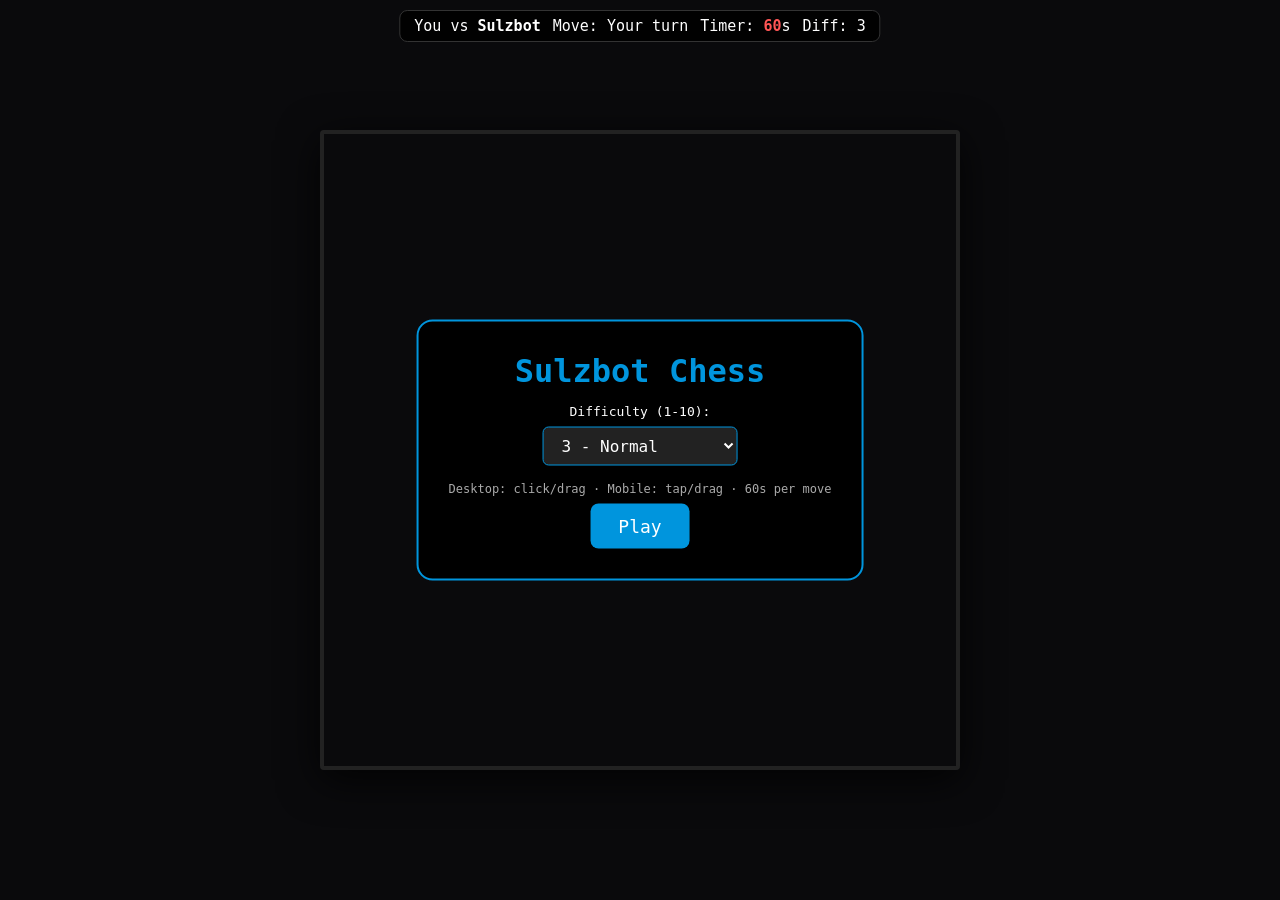
<file: chess/index.html>
<!DOCTYPE html>
<html>
<head>
<meta charset="utf-8">
<meta name="viewport" content="width=device-width, initial-scale=1.0, user-scalable=no">
<title>Sulzbot Chess</title>
<style>
  * { box-sizing: border-box; margin: 0; padding: 0; touch-action: manipulation; }
  body { background: #0a0a0c; font-family: monospace; color: #fff; height: 100vh; overflow: hidden; display: flex; flex-direction: column; align-items: center; justify-content: center; }
  #hud { position: fixed; top: 10px; left: 50%; transform: translateX(-50%); z-index: 20; display: flex; gap: 12px; font-size: clamp(11px, 2.5vw, 15px); background: rgba(0,0,0,0.85); padding: 6px 14px; border-radius: 8px; border: 1px solid #333; }
  #timer { color: #ff5555; font-weight: bold; }
  #boardWrap { position: relative; width: 92vmin; height: 92vmin; max-width: 640px; max-height: 640px; }
  #board { width: 100%; height: 100%; display: grid; grid-template-columns: repeat(8, 1fr); grid-template-rows: repeat(8, 1fr); border: 4px solid #222; border-radius: 4px; box-shadow: 0 10px 40px rgba(0,0,0,0.8); }
  .square { position: relative; display: flex; align-items: center; justify-content: center; }
  .square.light { background: #f0d9b5; }
  .square.dark { background: #b58863; }
  .square.selected { box-shadow: inset 0 0 0 3px #0095DD; }
  .square.highlight { background: rgba(255,170,0,0.4) !important; }
  .square.check { background: rgba(255,50,50,0.5) !important; }
  .piece { width: 85%; height: 85%; display: flex; align-items: center; justify-content: center; font-size: 4.5vmin; line-height: 1; user-select: none; cursor: grab; transition: transform 0.08s ease; }
  .piece.white { color: #222; text-shadow: 0 1px 1px rgba(255,255,255,0.3); }
  .piece.black { color: #fff; text-shadow: 0 1px 2px rgba(0,0,0,0.8); filter: drop-shadow(0 2px 2px rgba(0,0,0,0.6)); }
  .piece.drag { opacity: 0.7; transform: scale(1.1); z-index: 10; }
  #startScreen { position: fixed; top: 50%; left: 50%; transform: translate(-50%, -50%); z-index: 30; background: rgba(0,0,0,0.95); padding: 30px; border-radius: 16px; border: 2px solid #0095DD; text-align: center; min-width: 300px; }
  #startScreen h2 { color: #0095DD; margin-bottom: 14px; font-size: clamp(22px, 5vw, 32px); }
  #startScreen select { font-size: 16px; padding: 8px 14px; background: #222; color: #fff; border: 1px solid #0095DD; border-radius: 6px; margin: 8px 0; font-family: monospace; }
  #startScreen button { padding: 12px 28px; font-size: 18px; background: #0095DD; color: #fff; border: none; border-radius: 8px; cursor: pointer; font-family: monospace; margin-top: 8px; }
  #startScreen button:hover { background: #0077BB; }
  #gameOver { position: fixed; top: 50%; left: 50%; transform: translate(-50%, -50%); z-index: 30; background: rgba(0,0,0,0.95); padding: 30px; border-radius: 16px; border: 2px solid #0095DD; text-align: center; display: none; min-width: 280px; }
  #gameOver h2 { color: #0095DD; margin-bottom: 10px; }
  #gameOver p { margin: 6px 0; font-size: clamp(14px, 3vw, 18px); }
  #gameOver button { padding: 12px 28px; font-size: 18px; background: #0095DD; color: #fff; border: none; border-radius: 8px; cursor: pointer; margin-top: 12px; }
  .promo-overlay { position: fixed; top: 50%; left: 50%; transform: translate(-50%, -50%); z-index: 40; background: rgba(0,0,0,0.95); padding: 20px; border-radius: 12px; border: 2px solid #0095DD; display: none; text-align: center; }
  .promo-overlay button { margin: 4px; padding: 10px 18px; font-size: 28px; background: #222; color: #fff; border: 1px solid #0095DD; border-radius: 6px; cursor: pointer; }
</style>
</head>
<body>

<div id="hud">
  <span>You vs <strong>Sulzbot</strong></span>
  <span>Move: <span id="turnText">Your turn</span></span>
  <span>Timer: <span id="timer">60</span>s</span>
  <span>Diff: <span id="diffText">3</span></span>
</div>

<div id="startScreen">
  <h2>Sulzbot Chess</h2>
  <div>
    <label>Difficulty (1-10):</label><br>
    <select id="difficultySelect">
      <option value="1">1 - Beginner</option>
      <option value="2">2 - Easy</option>
      <option value="3" selected>3 - Normal</option>
      <option value="4">4 - Confident</option>
      <option value="5">5 - Skilled</option>
      <option value="6">6 - Expert</option>
      <option value="7">7 - Master</option>
      <option value="8">8 - Grandmaster</option>
      <option value="9">9 - Super</option>
      <option value="10">10 - God</option>
    </select>
  </div>
  <p style="font-size: 12px; color: #aaa; margin-top: 8px;">Desktop: click/drag · Mobile: tap/drag · 60s per move</p>
  <button onclick="startGame()">Play</button>
</div>

<div id="gameOver">
  <h2 id="gameOverTitle">Game Over</h2>
  <p id="gameOverMsg"></p>
  <button onclick="backToStart()">Play Again</button>
</div>

<div class="promo-overlay" id="promoOverlay">
  <div style="margin-bottom: 10px;">Promote to:</div>
  <button onclick="confirmPromotion('q')">♕</button>
  <button onclick="confirmPromotion('r')">♖</button>
  <button onclick="confirmPromotion('b')">♗</button>
  <button onclick="confirmPromotion('n')">♘</button>
</div>

<div id="boardWrap"><div id="board"></div></div>

<script>
// ===== CHESS ENGINE (FIDE rules) =====
const PIECE_VAL = { p: 100, n: 320, b: 330, r: 500, q: 900, k: 20000 };
const DIRS = {
  p: { w: [[-1,0],[-2,0],[-1,-1],[-1,1]], b: [[1,0],[2,0],[1,-1],[1,1]] },
  n: [[-2,-1],[-2,1],[-1,-2],[-1,2],[1,-2],[1,2],[2,-1],[2,1]],
  b: [[-1,-1],[-1,1],[1,-1],[1,1]],
  r: [[-1,0],[1,0],[0,-1],[0,1]],
  q: [[-1,-1],[-1,1],[1,-1],[1,1],[-1,0],[1,0],[0,-1],[0,1]],
  k: [[-1,-1],[-1,0],[-1,1],[0,-1],[0,1],[1,-1],[1,0],[1,1]]
};

let board = [], turn = 'w', difficulty = 3, timer = 60, timerInterval = null;
let selected = null, pendingPromo = null, history = [], halfmoveClock = 0, moveCount = 1;
let castlingRights = { wK: true, wQ: true, bK: true, bQ: true };
let enPassantTarget = null;

function startPos() {
  return [
    ['r','n','b','q','k','b','n','r'],
    ['p','p','p','p','p','p','p','p'],
    [null,null,null,null,null,null,null,null],
    [null,null,null,null,null,null,null,null],
    [null,null,null,null,null,null,null,null],
    [null,null,null,null,null,null,null,null],
    ['P','P','P','P','P','P','P','P'],
    ['R','N','B','Q','K','B','N','R']
  ];
}

function cloneBoard(b) { return b.map(r => r.slice()); }

function inBounds(r,c) { return r>=0 && r<8 && c>=0 && c<8; }
function isWhite(p) { return p && p === p.toUpperCase(); }
function isBlack(p) { return p && p === p.toLowerCase(); }
function pieceType(p) { return p ? p.toLowerCase() : null; }

function findKing(color) {
  const target = color === 'w' ? 'K' : 'k';
  for (let r=0;r<8;r++) for (let c=0;c<8;c++) if (board[r][c] === target) return {r,c};
  return null;
}

function isAttacked(r, c, byColor) {
  // pawn attacks
  const pawnDir = byColor === 'w' ? -1 : 1;
  for (const dc of [-1,1]) {
    const ar = r + pawnDir, ac = c + dc;
    if (inBounds(ar,ac) && board[ar][ac] && pieceType(board[ar][ac]) === 'p' && 
        ((byColor === 'w' && isWhite(board[ar][ac])) || (byColor === 'b' && isBlack(board[ar][ac]))))
      return true;
  }
  // knight
  for (const [dr,dc] of DIRS.n) {
    const ar=r+dr, ac=c+dc;
    if (inBounds(ar,ac) && board[ar][ac] && pieceType(board[ar][ac])==='n' &&
        ((byColor==='w' && isWhite(board[ar][ac])) || (byColor==='b' && isBlack(board[ar][ac]))))
      return true;
  }
  // sliding
  for (const [dr,dc] of [[-1,-1],[-1,1],[1,-1],[1,1]]) {
    for (let i=1;i<8;i++) {
      const ar=r+dr*i, ac=c+dc*i;
      if (!inBounds(ar,ac)) break;
      const p = board[ar][ac];
      if (p) {
        const t = pieceType(p);
        if (((byColor==='w' && isWhite(p)) || (byColor==='b' && isBlack(p))) && (t==='b' || t==='q')) return true;
        break;
      }
    }
  }
  for (const [dr,dc] of [[-1,0],[1,0],[0,-1],[0,1]]) {
    for (let i=1;i<8;i++) {
      const ar=r+dr*i, ac=c+dc*i;
      if (!inBounds(ar,ac)) break;
      const p = board[ar][ac];
      if (p) {
        const t = pieceType(p);
        if (((byColor==='w' && isWhite(p)) || (byColor==='b' && isBlack(p))) && (t==='r' || t==='q')) return true;
        break;
      }
    }
  }
  // king adjacent
  for (const [dr,dc] of DIRS.k) {
    const ar=r+dr, ac=c+dc;
    if (inBounds(ar,ac) && board[ar][ac] && pieceType(board[ar][ac])==='k' &&
        ((byColor==='w' && isWhite(board[ar][ac])) || (byColor==='b' && isBlack(board[ar][ac]))))
      return true;
  }
  return false;
}

function isInCheck(color) {
  const king = findKing(color);
  if (!king) return false;
  return isAttacked(king.r, king.c, color === 'w' ? 'b' : 'w');
}

function generateMoves() {
  const moves = [];
  for (let r=0;r<8;r++) for (let c=0;c<8;c++) {
    const p = board[r][c];
    if (!p) continue;
    const white = isWhite(p);
    if ((turn==='w' && !white) || (turn==='b' && white)) continue;
    const t = pieceType(p);
    if (t === 'p') {
      const dir = white ? -1 : 1;
      const startRow = white ? 6 : 1;
      // forward
      if (inBounds(r+dir, c) && !board[r+dir][c]) {
        moves.push({sr:r,sc:c,er:r+dir,ec:c});
        // double
        if (r===startRow && !board[r+2*dir][c]) moves.push({sr:r,sc:c,er:r+2*dir,ec:c, double:true});
      }
      // captures
      for (const dc of [-1,1]) {
        const er=r+dir, ec=c+dc;
        if (inBounds(er,ec)) {
          const target = board[er][ec];
          if (target && ((white && isBlack(target)) || (!white && isWhite(target)))) {
            moves.push({sr:r,sc:c,er,ec, capture:true});
          }
          // en passant
          if (enPassantTarget && er === enPassantTarget.r && ec === enPassantTarget.c) {
            moves.push({sr:r,sc:c,er,ec, enPassant:true});
          }
        }
      }
    } else if (t === 'n') {
      for (const [dr,dc] of DIRS.n) {
        const er=r+dr, ec=c+dc;
        if (inBounds(er,ec)) {
          const target = board[er][ec];
          if (!target || (white && isBlack(target)) || (!white && isWhite(target)))
            moves.push({sr:r,sc:c,er,ec});
        }
      }
    } else if (t === 'b' || t === 'r' || t === 'q') {
      const dirs = t==='b' ? [[-1,-1],[-1,1],[1,-1],[1,1]] : t==='r' ? [[-1,0],[1,0],[0,-1],[0,1]] : [[-1,-1],[-1,1],[1,-1],[1,1],[-1,0],[1,0],[0,-1],[0,1]];
      for (const [dr,dc] of dirs) {
        for (let i=1;i<8;i++) {
          const er=r+dr*i, ec=c+dc*i;
          if (!inBounds(er,ec)) break;
          const target = board[er][ec];
          if (!target) moves.push({sr:r,sc:c,er,ec});
          else {
            if ((white && isBlack(target)) || (!white && isWhite(target))) moves.push({sr:r,sc:c,er,ec,capture:true});
            break;
          }
        }
      }
    } else if (t === 'k') {
      for (const [dr,dc] of DIRS.k) {
        const er=r+dr, ec=c+dc;
        if (inBounds(er,ec)) {
          const target = board[er][ec];
          if (!target || (white && isBlack(target)) || (!white && isWhite(target)))
            moves.push({sr:r,sc:c,er,ec});
        }
      }
      // castling
      if (white && castlingRights.wK && !board[0][5] && !board[0][6] && !isAttacked(0,4,'b') && !isAttacked(0,5,'b') && !isAttacked(0,6,'b'))
        moves.push({sr:r,sc:c,er:0,ec:6, castle:'k'});
      if (white && castlingRights.wQ && !board[0][3] && !board[0][2] && !board[0][1] && !isAttacked(0,4,'b') && !isAttacked(0,3,'b') && !isAttacked(0,2,'b'))
        moves.push({sr:r,sc:c,er:0,ec:2, castle:'q'});
      if (!white && castlingRights.bK && !board[7][5] && !board[7][6] && !isAttacked(7,4,'w') && !isAttacked(7,5,'w') && !isAttacked(7,6,'w'))
        moves.push({sr:r,sc:c,er:7,ec:6, castle:'k'});
      if (!white && castlingRights.bQ && !board[7][3] && !board[7][2] && !board[7][1] && !isAttacked(7,4,'w') && !isAttacked(7,3,'w') && !isAttacked(7,2,'w'))
        moves.push({sr:r,sc:c,er:7,ec:2, castle:'q'});
    }
  }
  // Filter illegal moves (leaving king in check)
  return moves.filter(m => {
    const saved = cloneBoard(board);
    const savedCastling = {...castlingRights};
    const savedEPTarget = enPassantTarget;
    makeMoveInternal(m);
    const legal = !isInCheck(turn);
    board = saved;
    castlingRights = savedCastling;
    enPassantTarget = savedEPTarget;
    return legal;
  });
}

function makeMoveInternal(m) {
  const p = board[m.sr][m.sc];
  board[m.er][m.ec] = p;
  board[m.sr][m.sc] = null;
  
  // castling
  if (m.castle) {
    if (m.castle === 'k') {
      if (turn === 'w') { board[0][7]=null; board[0][5]='R'; }
      else { board[7][7]=null; board[7][5]='r'; }
    } else {
      if (turn === 'w') { board[0][0]=null; board[0][3]='R'; }
      else { board[7][0]=null; board[7][3]='r'; }
    }
  }
  // en passant capture
  if (m.enPassant) {
    const capRow = turn === 'w' ? m.er+1 : m.er-1;
    board[capRow][m.ec] = null;
  }
  // promotion handled externally
  
  // update castling rights
  if (pieceType(p) === 'k') { if (turn==='w') castlingRights.wK=castlingRights.wQ=false; else castlingRights.bK=castlingRights.bQ=false; }
  if (pieceType(p) === 'r') {
    if (turn==='w' && m.sr===0 && m.sc===0) castlingRights.wQ=false;
    if (turn==='w' && m.sr===0 && m.sc===7) castlingRights.wK=false;
    if (turn==='b' && m.sr===7 && m.sc===0) castlingRights.bQ=false;
    if (turn==='b' && m.sr===7 && m.sc===7) castlingRights.bK=false;
  }
  if (m.capture && pieceType(board[m.er][m.ec]) === 'r') {
    if (turn==='w' && m.er===0 && m.ec===0) castlingRights.wQ=false;
    if (turn==='w' && m.er===0 && m.ec===7) castlingRights.wK=false;
    if (turn==='b' && m.er===7 && m.ec===0) castlingRights.bQ=false;
    if (turn==='b' && m.er===7 && m.ec===7) castlingRights.bK=false;
  }
  
  // en passant target
  enPassantTarget = null;
  if (pieceType(p) === 'p' && Math.abs(m.er - m.sr) === 2) {
    enPassantTarget = { r: (m.sr + m.er) / 2, c: m.sc };
  }
  
  // halfmove clock
  if (pieceType(p) === 'p' || m.capture || m.enPassant) halfmoveClock = 0; else halfmoveClock++;
  if (turn === 'b') moveCount++;
}

function makeMove(sr, sc, er, ec) {
  const legalMoves = generateMoves();
  const move = legalMoves.find(m => m.sr===sr && m.sc===sc && m.er===er && m.ec===ec);
  if (!move) return false;
  
  // promotion check
  const p = board[sr][sc];
  if (pieceType(p) === 'p' && (er === 0 || er === 7)) {
    pendingPromo = { move, fromWhite: isWhite(p) };
    showPromotion(isWhite(p));
    return true;
  }
  
  executeMove(move);
  return true;
}

function confirmPromotion(piece) {
  const { move, fromWhite } = pendingPromo;
  const promoPiece = fromWhite ? piece.toUpperCase() : piece.toLowerCase();
  board[move.er][move.ec] = promoPiece;
  pendingPromo = null;
  document.getElementById('promoOverlay').style.display = 'none';
  finishMove(move);
}

function showPromotion(white) {
  document.getElementById('promoOverlay').style.display = 'block';
}

function executeMove(move) {
  makeMoveInternal(move);
  history.push({board: cloneBoard(board), castling: {...castlingRights}, ep: enPassantTarget ? {...enPassantTarget} : null, halfmove: halfmoveClock});
  turn = turn === 'w' ? 'b' : 'w';
  renderBoard(); updateHUD(); startTimer();
  checkGameEnd();
}

function finishMove(move) {
  executeMove(move);
  if (turn === 'b') setTimeout(cpuMove, 300);
}

function cpuMove() {
  const moves = generateMoves();
  if (!moves.length) { turn='w'; updateHUD(); startTimer(); renderBoard(); return; }
  
  // Simple evaluation
  let bestMove = moves[0], bestScore = -Infinity;
  const depth = Math.min(difficulty, 4); // 1-4 ply search based on difficulty
  
  function evaluate() {
    let score = 0;
    for (let r=0;r<8;r++) for (let c=0;c<8;c++) {
      const p = board[r][c];
      if (!p) continue;
      const val = PIECE_VAL[pieceType(p)];
      if (isWhite(p)) score += val; else score -= val;
    }
    // positional: center control
    for (let r=2;r<6;r++) for (let c=2;c<6;c++) {
      const p = board[r][c];
      if (p) score += isWhite(p) ? 5 : -5;
    }
    // check bonus
    if (isInCheck('b')) score += 50;
    if (isInCheck('w')) score -= 50;
    return score;
  }
  
  function minimax(d, alpha, beta, maximizing) {
    if (d === 0) return evaluate();
    const ms = generateMoves();
    if (!ms.length) return isInCheck(turn) ? (maximizing ? -10000 : 10000) : 0;
    if (maximizing) {
      let maxEval = -Infinity;
      for (const m of ms) {
        const saved = {board: cloneBoard(board), castling: {...castlingRights}, ep: enPassantTarget ? {...enPassantTarget} : null, halfmove: halfmoveClock};
        makeMoveInternal(m);
        const evalScore = minimax(d-1, alpha, beta, false);
        board = saved.board; castlingRights = saved.castling; enPassantTarget = saved.ep; halfmoveClock = saved.halfmove;
        maxEval = Math.max(maxEval, evalScore);
        alpha = Math.max(alpha, evalScore);
        if (beta <= alpha) break;
      }
      return maxEval;
    } else {
      let minEval = Infinity;
      for (const m of ms) {
        const saved = {board: cloneBoard(board), castling: {...castlingRights}, ep: enPassantTarget ? {...enPassantTarget} : null, halfmove: halfmoveClock};
        makeMoveInternal(m);
        const evalScore = minimax(d-1, alpha, beta, true);
        board = saved.board; castlingRights = saved.castling; enPassantTarget = saved.ep; halfmoveClock = saved.halfmove;
        minEval = Math.min(minEval, evalScore);
        beta = Math.min(beta, evalScore);
        if (beta <= alpha) break;
      }
      return minEval;
    }
  }
  
  for (const m of moves) {
    const saved = {board: cloneBoard(board), castling: {...castlingRights}, ep: enPassantTarget ? {...enPassantTarget} : null, halfmove: halfmoveClock};
    makeMoveInternal(m);
    const score = minimax(depth-1, -Infinity, Infinity, false);
    board = saved.board; castlingRights = saved.castling; enPassantTarget = saved.ep; halfmoveClock = saved.halfmove;
    if (score > bestScore) { bestScore = score; bestMove = m; }
  }
  
  // promotion: always queen
  if (pieceType(board[bestMove.sr][bestMove.sc]) === 'p' && (bestMove.er === 0 || bestMove.er === 7)) {
    board[bestMove.er][bestMove.ec] = turn === 'w' ? 'Q' : 'q';
  }
  executeMove(bestMove);
}

function checkGameEnd() {
  const moves = generateMoves();
  const inCheck = isInCheck(turn);
  if (!moves.length) {
    clearInterval(timerInterval);
    document.getElementById('gameOver').style.display = 'block';
    if (inCheck) {
      document.getElementById('gameOverTitle').textContent = 'Checkmate!';
      document.getElementById('gameOverMsg').textContent = turn === 'w' ? 'Sulzbot wins!' : 'You win!';
    } else {
      document.getElementById('gameOverTitle').textContent = 'Stalemate';
      document.getElementById('gameOverMsg').textContent = 'Draw by stalemate';
    }
    return;
  }
  if (halfmoveClock >= 100) {
    clearInterval(timerInterval);
    document.getElementById('gameOver').style.display = 'block';
    document.getElementById('gameOverTitle').textContent = 'Draw';
    document.getElementById('gameOverMsg').textContent = '50-move rule';
    return;
  }
  // Threefold repetition (simplified)
  let reps = 0;
  const curFen = boardToFen();
  for (const h of history) if (boardToFen(h.board) === curFen) reps++;
  if (reps >= 2) {
    clearInterval(timerInterval);
    document.getElementById('gameOver').style.display = 'block';
    document.getElementById('gameOverTitle').textContent = 'Draw';
    document.getElementById('gameOverMsg').textContent = 'Threefold repetition';
    return;
  }
  // Insufficient material (simplified)
  let wp=0, wn=0, wb=0, wr=0, wq=0, bp=0, bn=0, bb=0, br=0, bq=0;
  for (let r=0;r<8;r++) for (let c=0;c<8;c++) {
    const p = board[r][c];
    if (!p) continue;
    const t = pieceType(p);
    if (isWhite(p)) { if (t==='p') wp++; else if (t==='n') wn++; else if (t==='b') wb++; else if (t==='r') wr++; else if (t==='q') wq++; }
    else { if (t==='p') bp++; else if (t==='n') bn++; else if (t==='b') bb++; else if (t==='r') br++; else if (t==='bq') bq++; }
  }
  const wPieces = wn+wb+wr+wq+wp, bPieces = bn+bb+br+bq+bp;
  if (wPieces===0 && bPieces===0) { draw('Insufficient material'); return; }
  if (wPieces===0 && (bn+bb)<=1 && bq+br===0 && bp===0) { draw('Insufficient material'); return; }
  if (bPieces===0 && (wn+wb)<=1 && wq+wr===0 && wp===0) { draw('Insufficient material'); return; }
}

function draw(reason) {
  clearInterval(timerInterval);
  document.getElementById('gameOver').style.display = 'block';
  document.getElementById('gameOverTitle').textContent = 'Draw';
  document.getElementById('gameOverMsg').textContent = reason;
}

function boardToFen(b) {
  let fen = '';
  for (let r=0;r<8;r++) {
    let empty = 0;
    for (let c=0;c<8;c++) {
      const p = b[r][c];
      if (!p) empty++;
      else { if (empty>0) { fen+=empty; empty=0; } fen+=p; }
    }
    if (empty>0) fen+=empty;
    if (r<7) fen+='/';
  }
  return fen;
}

// ===== RENDERING =====
const boardEl = document.getElementById('board');
const pieceChars = { K: '♔', Q: '♕', R: '♖', B: '♗', N: '♘', P: '♙' };

function renderBoard() {
  boardEl.innerHTML = '';
  for (let r=0;r<8;r++) for (let c=0;c<8;c++) {
    const sq = document.createElement('div');
    sq.className = 'square ' + ((r+c)%2===0 ? 'light' : 'dark');
    sq.dataset.r = r; sq.dataset.c = c;
    if (selected && selected.r===r && selected.c===c) sq.classList.add('selected');
    const p = board[r][c];
    if (p) {
      const el = document.createElement('div');
      el.className = 'piece ' + (isWhite(p) ? 'white' : 'black');
      el.innerText = pieceChars[pieceType(p).toUpperCase()] || p;
      // drag events
      el.draggable = true;
      el.addEventListener('dragstart', e => {
        if (turn!=='w' || !isWhite(p)) { e.preventDefault(); return; }
        selected = {r,c}; e.dataTransfer.setData('text/plain', r+','+c);
        el.classList.add('drag');
      });
      el.addEventListener('dragend', () => el.classList.remove('drag'));
      // touch events
      el.addEventListener('touchstart', e => {
        if (turn!=='w' || !isWhite(p)) return;
        selected = {r,c}; e.preventDefault();
      }, {passive:false});
      el.addEventListener('touchmove', e => {
        if (!selected || selected.r!==r || selected.c!==c) return;
        e.preventDefault();
        const touch = e.touches[0];
        const target = document.elementFromPoint(touch.clientX, touch.clientY);
        if (target && target.closest('.square')) {
          const sq = target.closest('.square');
          const er = parseInt(sq.dataset.r), ec = parseInt(sq.dataset.c);
          if (er!==r || ec!==c) { makeMove(r,c,er,ec); }
        }
      }, {passive:false});
      sq.appendChild(el);
    }
    sq.addEventListener('click', () => handleSquareClick(r,c));
    sq.addEventListener('dragover', e => e.preventDefault());
    sq.addEventListener('drop', e => {
      e.preventDefault();
      const [sr,sc] = e.dataTransfer.getData('text/plain').split(',').map(Number);
      if (sr!==r || sc!==c) makeMove(sr,sc,r,c);
    });
    boardEl.appendChild(sq);
  }
  // highlight king in check
  if (isInCheck(turn)) {
    const k = findKing(turn);
    if (k) {
      const sq = boardEl.querySelector(`[data-r="${k.r}"][data-c="${k.c}"]`);
      if (sq) sq.classList.add('check');
    }
  }
}

function handleSquareClick(r,c) {
  if (turn!=='w' || pendingPromo) return;
  const p = board[r][c];
  if (selected) {
    if (selected.r!==r || selected.c!==c) { makeMove(selected.r, selected.c, r, c); }
    selected = null;
    document.querySelectorAll('.square.selected').forEach(s=>s.classList.remove('selected'));
  } else if (p && isWhite(p)) {
    selected = {r,c};
    document.querySelector(`[data-r="${r}"][data-c="${c}"]`).classList.add('selected');
  }
}

function startTimer() {
  clearInterval(timerInterval);
  timer = 60;
  document.getElementById('timer').textContent = timer;
  timerInterval = setInterval(() => {
    timer--;
    document.getElementById('timer').textContent = timer;
    if (timer <= 0) {
      clearInterval(timerInterval);
      document.getElementById('gameOverTitle').textContent = 'Time Up';
      document.getElementById('gameOverMsg').textContent = 'You ran out of time. Sulzbot wins!';
      document.getElementById('gameOver').style.display = 'block';
    }
  }, 1000);
}

function updateHUD() {
  document.getElementById('turnText').textContent = turn==='w' ? 'Your turn' : "Sulzbot's turn";
  document.getElementById('diffText').textContent = difficulty;
}

function startGame() {
  difficulty = parseInt(document.getElementById('difficultySelect').value);
  document.getElementById('startScreen').style.display = 'none';
  board = startPos();
  turn = 'w';
  castlingRights = { wK:true, wQ:true, bK:true, bQ:true };
  enPassantTarget = null;
  halfmoveClock = 0;
  moveCount = 1;
  history = [];
  selected = null;
  pendingPromo = null;
  initBoard();
}

function initBoard() {
  renderBoard();
  updateHUD();
  startTimer();
}

function backToStart() {
  document.getElementById('gameOver').style.display = 'none';
  document.getElementById('startScreen').style.display = 'block';
  clearInterval(timerInterval);
}

initBoard();
</script>
</body>
</html>
</file>
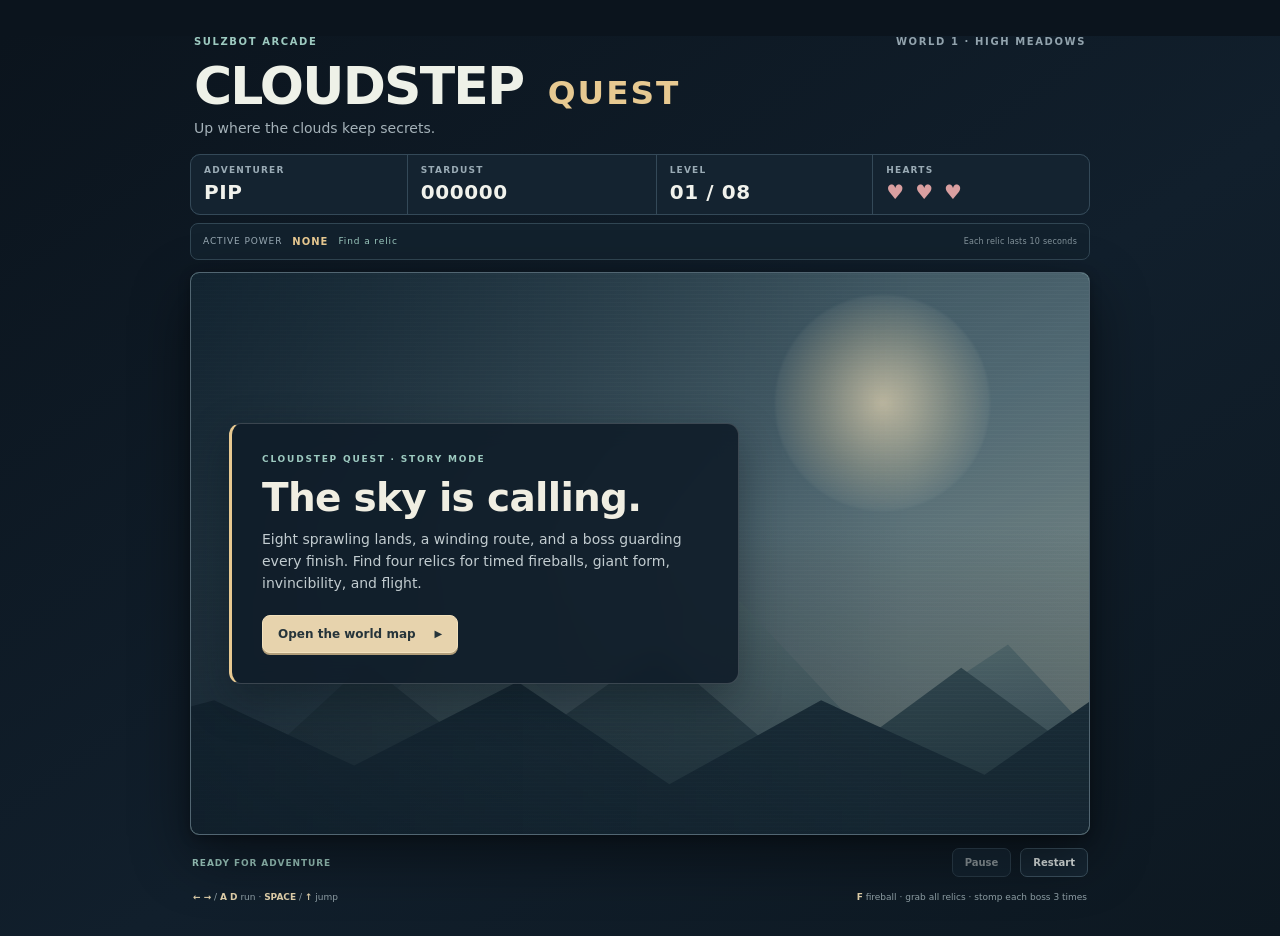
<file: cloudstep-quest/index.html>
<!doctype html>
<html lang="en">
<head>
  <meta charset="utf-8">
  <meta name="viewport" content="width=device-width, initial-scale=1, viewport-fit=cover">
  <meta name="theme-color" content="#101b2c">
  <title>Cloudstep Quest — Sulzbot Arcade</title>
  <link rel="icon" href="data:,">
  <link rel="stylesheet" href="style.css">
</head>
<body>
  <main class="cabinet">
    <header class="masthead">
      <div class="eyebrow"><span>SULZBOT ARCADE</span><span id="world-name">WORLD 1 · THE HIGH MEADOWS</span></div>
      <h1>CLOUDSTEP <span>QUEST</span></h1>
      <p>Up where the clouds keep secrets.</p>
    </header>
    <section class="hud" aria-label="Game status">
      <div>ADVENTURER<strong id="hero-name">PIP</strong></div>
      <div>STARDUST<strong id="score">000000</strong></div>
      <div>LEVEL<strong id="level">MAP</strong></div>
      <div>HEARTS<strong id="lives">♥ ♥ ♥</strong></div>
    </section>
    <div class="power-status" aria-live="polite"><span>ACTIVE POWER</span><strong id="ability">NONE</strong><span id="power-timer">Find a relic</span><small>Each relic lasts 10 seconds</small></div>
    <section class="screen" id="screen" aria-label="Cloudstep Quest game">
      <canvas id="scene-3d" aria-hidden="true"></canvas>
      <canvas id="game" width="768" height="480" aria-label="Cloudstep Quest gameplay canvas."></canvas>
      <canvas id="overworld-3d" aria-label="Animated isometric world map. Select an unlocked island or use the level list below."></canvas>
      <div class="overlay" id="overlay">
        <div class="menu-parallax" aria-hidden="true">
          <div class="parallax-sun" data-parallax="sun"></div>
          <div class="parallax-ridge ridge-far" data-parallax="far"></div>
          <div class="parallax-ridge ridge-mid" data-parallax="mid"></div>
          <div class="parallax-ridge ridge-near" data-parallax="near"></div>
          <div class="parallax-grain"></div>
        </div>
        <div class="menu-card">
          <div class="ribbon" id="ribbon">CLOUDSTEP QUEST · STORY MODE</div>
          <h2 id="overlay-title">The sky is calling.</h2>
          <p id="overlay-copy">Eight sprawling lands, a winding route, and a boss guarding every finish. Find four relics for timed fireballs, giant form, invincibility, and flight.</p>
          <button class="primary" id="start">Open the world map <span>▶</span></button>
        </div>
      </div>
    </section>
    <section class="world-panel" id="world-panel" hidden aria-label="World map level selection">
      <div class="map-heading"><strong>THE STORYBOOK ROUTE</strong><span id="map-progress">1 OF 8 LANDS OPEN</span></div>
      <p>Choose an unlocked stop. Finish a level to open the next.</p>
      <nav id="level-list" class="level-list" aria-label="Eight connected levels"></nav>
      <div class="map-tip">Tap a numbered map marker or choose a land above.</div>
    </section>
    <div class="controls-row">
      <span class="hint" id="hint" role="status">READY FOR ADVENTURE</span>
      <button class="small-button" id="map-button" hidden>World map</button>
      <button class="small-button" id="pause" disabled>Pause</button>
      <button class="small-button" id="restart">Restart</button>
    </div>
    <nav id="touch-controls" class="touch-controls" aria-label="Touch game controls">
      <div class="direction-pad"><button data-action="left" aria-label="Run left">◀</button><button data-action="right" aria-label="Run right">▶</button></div>
      <button class="jump-button" data-action="jump" aria-label="Jump">JUMP <span>↟</span></button>
      <button class="fire-button" id="fire" data-action="fire" aria-label="Fire a fireball" disabled>FIRE</button>
    </nav>
    <footer><span><kbd>← →</kbd> / <kbd>A D</kbd> run · <kbd>SPACE</kbd> / <kbd>↑</kbd> jump</span><span><kbd>F</kbd> fireball · grab all relics · stomp each boss 3 times</span></footer>
  </main>
  <script src="overworld.bundle.js"></script>
  <script src="game.js"></script>
</body>
</html>
</file>
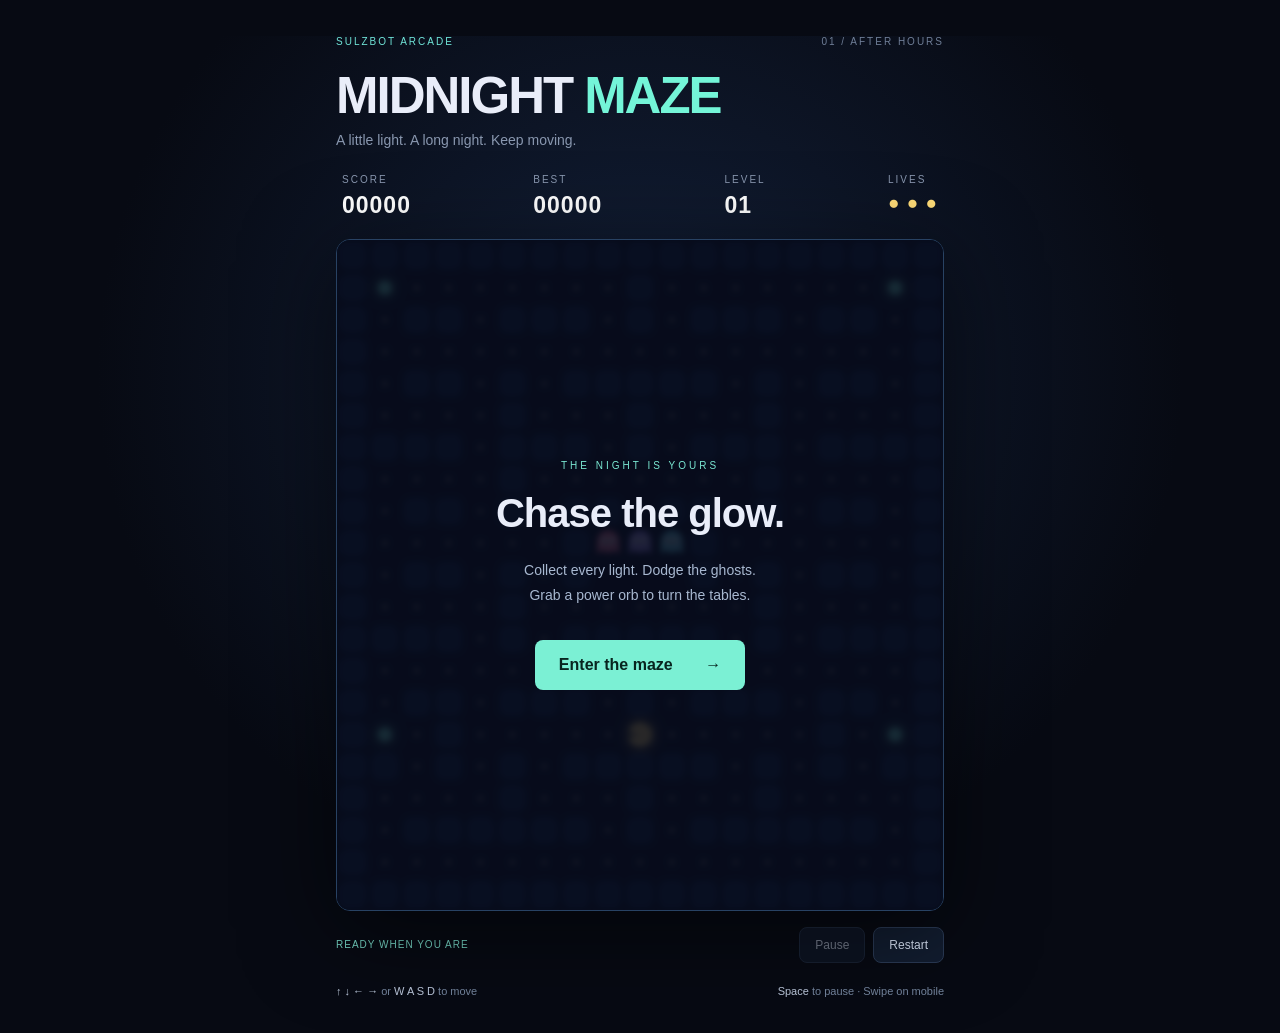
<file: midnight-maze/index.html>
<!doctype html>
<html lang="en"><head><meta charset="utf-8"><meta name="viewport" content="width=device-width,initial-scale=1"><title>Midnight Maze</title><link rel="icon" href="data:,"><link rel="stylesheet" href="style.css"></head>
<body><main>
<header><div class="eyebrow">SULZBOT ARCADE <span>01 / AFTER HOURS</span></div><h1>MIDNIGHT<span>MAZE</span></h1><p>A little light. A long night. Keep moving.</p></header>
<section class="stats" aria-label="Game statistics"><div>SCORE<strong id="score">00000</strong></div><div>BEST<strong id="best">00000</strong></div><div>LEVEL<strong id="level">01</strong></div><div>LIVES<strong id="lives">● ● ●</strong></div></section>
<div class="board"><canvas id="game" width="608" height="672" aria-label="Maze game. Use arrow keys or WASD to move."></canvas><div id="overlay"><div class="badge">THE NIGHT IS YOURS</div><h2 id="title">Chase the glow.</h2><p id="message">Collect every light. Dodge the ghosts.<br>Grab a power orb to turn the tables.</p><button id="start">Enter the maze <span>→</span></button></div></div>
<div class="toolbar"><span id="status" role="status">READY WHEN YOU ARE</span><button id="pause" disabled>Pause</button><button id="restart">Restart</button></div>
<nav class="pad" aria-label="Movement controls"><button data-dir="up" aria-label="Move up">↑</button><div><button data-dir="left" aria-label="Move left">←</button><button data-dir="down" aria-label="Move down">↓</button><button data-dir="right" aria-label="Move right">→</button></div></nav>
<footer><span><kbd>↑ ↓ ← →</kbd> or <kbd>W A S D</kbd> to move</span><span><kbd>Space</kbd> to pause · Swipe on mobile</span></footer>
</main><script src="script.js"></script></body></html>
</file>
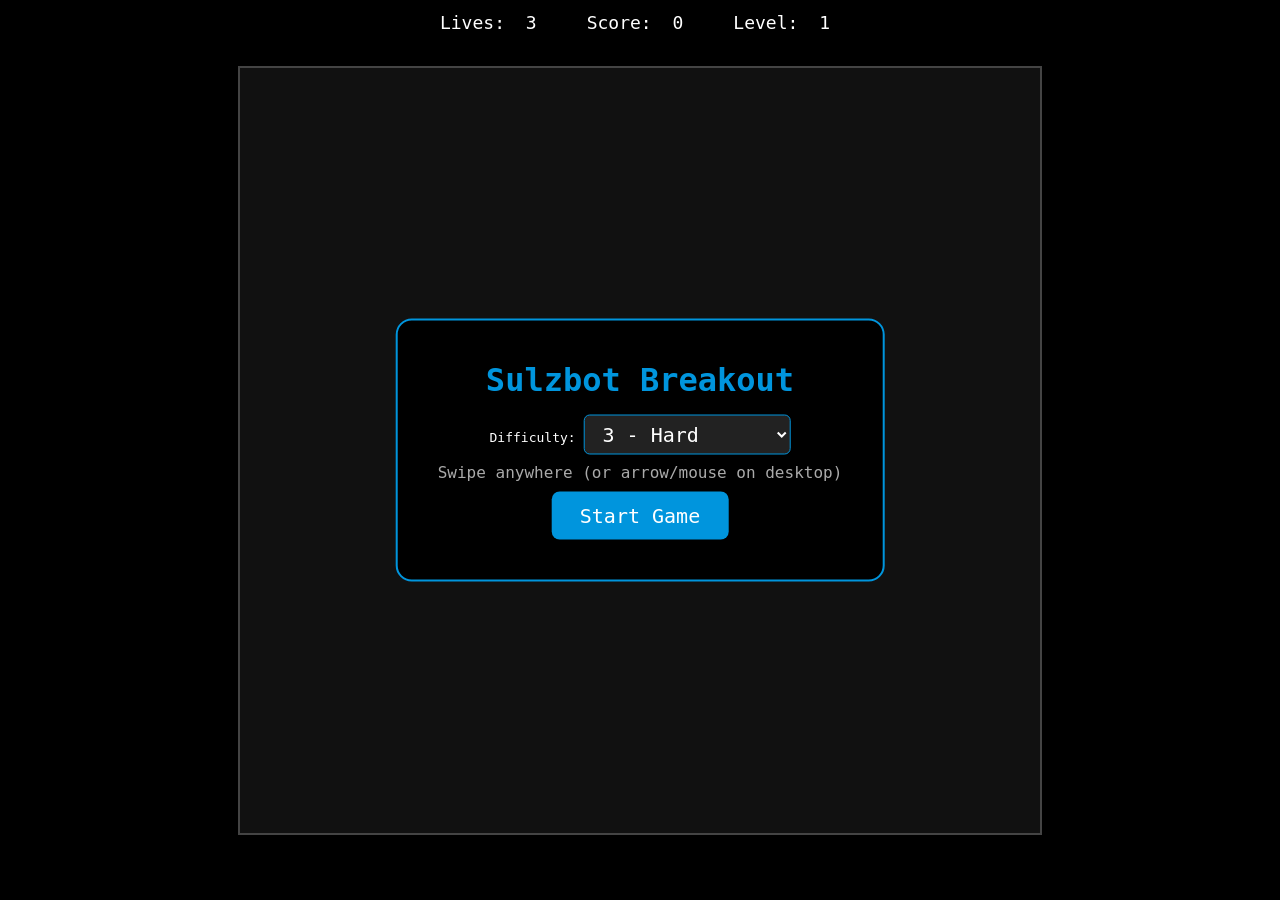
<file: sulzbot-breakout/index.html>
<!DOCTYPE html>
<html>
<head>
  <meta charset="utf-8">
  <meta name="viewport" content="width=device-width, initial-scale=1.0, user-scalable=no">
  <title>Sulzbot Breakout</title>
  <style>
    * { box-sizing: border-box; margin: 0; padding: 0; }
    body { background: #000; font-family: monospace; color: #fff; overflow: hidden; touch-action: none; }
    #gameContainer { position: relative; width: 100vw; height: 100vh; display: flex; flex-direction: column; align-items: center; justify-content: center; }
    canvas { border: 2px solid #444; background: #111; display: block; }
    #hud { position: fixed; top: 8px; left: 50%; transform: translateX(-50%); font-size: clamp(12px, 2.5vw, 18px); z-index: 10; display: flex; gap: clamp(8px, 3vw, 20px); }
    #hud span { background: rgba(0,0,0,0.75); padding: 4px 10px; border-radius: 4px; }
    #startScreen { position: fixed; top: 50%; left: 50%; transform: translate(-50%, -50%); text-align: center; z-index: 40; background: rgba(0,0,0,0.95); padding: clamp(20px, 4vw, 40px); border-radius: 16px; border: 2px solid #0095DD; min-width: 300px; }
    #startScreen h2 { color: #0095DD; margin-bottom: 16px; font-size: clamp(22px, 6vw, 32px); }
    #startScreen .option-row { margin: 8px 0; }
    #startScreen select { font-size: clamp(14px, 3vw, 20px); padding: 6px 14px; background: #222; color: #fff; border: 1px solid #0095DD; border-radius: 6px; font-family: monospace; }
    #startScreen button { padding: 12px 28px; font-size: clamp(16px, 4vw, 20px); background: #0095DD; border: none; border-radius: 8px; color: #fff; font-family: monospace; cursor: pointer; margin-top: 10px; }
    #startScreen button:hover { background: #0077BB; }
    #gameOver { position: fixed; top: 50%; left: 50%; transform: translate(-50%, -50%); text-align: center; display: none; z-index: 30; background: rgba(0,0,0,0.95); padding: clamp(20px, 5vw, 40px); border-radius: 16px; border: 2px solid #0095DD; min-width: 280px; }
    #gameOver h2 { margin-bottom: 8px; color: #0095DD; font-size: clamp(20px, 6vw, 32px); }
    #gameOver p { margin: 4px 0; font-size: clamp(14px, 4vw, 20px); }
    #gameOver button { padding: 12px 28px; font-size: clamp(16px, 4vw, 20px); background: #0095DD; border: none; border-radius: 8px; color: #fff; font-family: monospace; cursor: pointer; margin-top: 14px; }
    #winMessage { color: #0F0; font-weight: bold; }
  </style>
</head>
<body>
  <div id="hud">
    <span>Lives: <span id="lives">3</span></span>
    <span>Score: <span id="score">0</span></span>
    <span>Level: <span id="level">1</span></span>
  </div>

  <div id="gameContainer">
    <canvas id="game"></canvas>
  </div>

  <div id="startScreen">
    <h2>Sulzbot Breakout</h2>
    <div class="option-row">
      <label>Difficulty:</label>
      <select id="difficultySelect" onchange="setDifficulty(this.value)">
        <option value="1">1 - Easy</option>
        <option value="2">2 - Normal</option>
        <option value="3" selected>3 - Hard</option>
        <option value="4">4 - Very Hard</option>
        <option value="5">5 - Extreme</option>
      </select>
    </div>
    <p style="font-size: clamp(12px, 3vw, 16px); margin-top: 8px; color: #aaa;">Swipe anywhere (or arrow/mouse on desktop)</p>
    <button onclick="startGame()">Start Game</button>
  </div>

  <div id="gameOver">
    <h2 id="gameOverTitle">Game Over</h2>
    <p>Final Score: <span id="finalScore">0</span></p>
    <p>Level Reached: <span id="finalLevel">1</span></p>
    <p id="winMessage">You Win! 🎉</p>
    <button onclick="backToStart()">Play Again</button>
  </div>

  <script>
    const canvas = document.getElementById('game');
    const ctx = canvas.getContext('2d');
    const livesEl = document.getElementById('lives');
    const scoreEl = document.getElementById('score');
    const levelEl = document.getElementById('level');
    const gameOverDiv = document.getElementById('gameOver');
    const gameOverTitle = document.getElementById('gameOverTitle');
    const finalScoreEl = document.getElementById('finalScore');
    const finalLevelEl = document.getElementById('finalLevel');
    const winMessage = document.getElementById('winMessage');
    const startScreen = document.getElementById('startScreen');

    const brickRowCount = 6;
    const brickHeight = 20;
    const brickPadding = 10, brickOffsetTop = 50, brickOffsetLeft = 40;
    const ballSize = 12;
    const paddleHeight = 20;

    let canvasWidth, canvasHeight, paddleWidth, brickWidth;
    let isMobile = false;

    let difficulty = 3;
    let level = 1;
    let paddleX, ballX, ballY, ballDX, ballDY;
    let lives, score;
    let rightPressed = false, leftPressed = false;
    let bricks = [];
    let animationId = null;

    const speeds = [3, 4.5, 6, 7.5, 9]; // difficulty 1-5

    function computeSizes() {
      const maxWidth = Math.min(window.innerWidth * 0.95, 800);
      const maxHeight = window.innerHeight * 0.85;
      canvasWidth = maxWidth;
      canvasHeight = maxHeight;
      canvas.width = canvasWidth;
      canvas.height = canvasHeight;
      paddleWidth = Math.max(80, canvasWidth * 0.15);
      brickWidth = (canvasWidth - brickOffsetLeft * 2 - brickPadding * 11) / 12;
      isMobile = window.innerWidth <= 768 || window.innerHeight <= 768;
    }

    function randomBrickLayout() {
      const rows = Math.floor(4 + Math.random() * 4); // 4-7 rows
      const cols = 8 + Math.floor(Math.random() * 5); // 8-12 columns
      const layout = [];
      for (let r = 0; r < rows; r++) {
        layout.push([]);
        for (let c = 0; c < cols; c++) {
          // Random brick presence for varied layouts
          layout[r][c] = Math.random() > 0.2 ? 1 : 0;
        }
      }
      return layout;
    }

    function initBricks() {
      const layout = randomBrickLayout();
      const brickRowCountActual = layout.length;
      const brickColumnCountActual = layout[0] ? layout[0].length : 12;
      bricks = [];
      for (let c = 0; c < brickColumnCountActual; c++) {
        bricks[c] = [];
        for (let r = 0; r < brickRowCountActual; r++) {
          bricks[c][r] = { x: 0, y: 0, status: layout[r][c] || 0 };
        }
      }
      // Recompute brick width for this level
      const actualCols = brickColumnCountActual || 12;
      brickWidth = (canvasWidth - brickOffsetLeft * 2 - brickPadding * (actualCols - 1)) / actualCols;
    }

    function setDifficulty(d) {
      difficulty = parseInt(d);
    }

    function resetBall() {
      ballX = canvasWidth / 2;
      ballY = canvasHeight - paddleHeight - 30;
      const baseSpeed = speeds[difficulty - 1] || 5;
      ballDX = baseSpeed * (Math.random() > 0.5 ? 1 : -1);
      ballDY = -baseSpeed;
      paddleX = (canvasWidth - paddleWidth) / 2;
    }

    function startGame() {
      startScreen.style.display = 'none';
      lives = 3;
      score = 0;
      level = 1;
      livesEl.innerText = lives;
      scoreEl.innerText = score;
      levelEl.innerText = level;
      initBricks();
      resetBall();
      if (animationId) cancelAnimationFrame(animationId);
      draw();
    }

    function backToStart() {
      gameOverDiv.style.display = 'none';
      startScreen.style.display = 'block';
    }

    function drawBall() {
      ctx.beginPath();
      ctx.arc(ballX, ballY, ballSize/2, 0, Math.PI*2);
      const gradient = ctx.createRadialGradient(ballX - 2, ballY - 2, 0, ballX, ballY, ballSize/2);
      gradient.addColorStop(0, '#00AAFF');
      gradient.addColorStop(1, '#005588');
      ctx.fillStyle = gradient;
      ctx.fill();
      ctx.closePath();
    }

    function drawPaddle() {
      ctx.beginPath();
      ctx.roundRect(paddleX, canvasHeight - paddleHeight, paddleWidth, paddleHeight, 8);
      const gradient = ctx.createLinearGradient(0, canvasHeight - paddleHeight, 0, canvasHeight);
      gradient.addColorStop(0, '#0095DD');
      gradient.addColorStop(1, '#005588');
      ctx.fillStyle = gradient;
      ctx.fill();
      ctx.closePath();
    }

    function drawBricks() {
      const rows = bricks[0] ? bricks[0].length : 0;
      const cols = bricks.length || 12;
      for (let c = 0; c < cols; c++) {
        for (let r = 0; r < rows; r++) {
          const b = bricks[c][r];
          if (b && b.status === 1) {
            const brickX = c * (brickWidth + brickPadding) + brickOffsetLeft;
            const brickY = r * (brickHeight + brickPadding) + brickOffsetTop;
            b.x = brickX;
            b.y = brickY;
            ctx.beginPath();
            ctx.roundRect(brickX, brickY, brickWidth, brickHeight, 4);
            const hue = 200 + (r * 15) + (level * 5);
            const gradient = ctx.createLinearGradient(0, brickY, 0, brickY + brickHeight);
            gradient.addColorStop(0, `hsl(${hue}, 80%, 55%)`);
            gradient.addColorStop(1, `hsl(${hue}, 80%, 35%)`);
            ctx.fillStyle = gradient;
            ctx.fill();
            ctx.closePath();
          }
        }
      }
    }

    function checkWin() {
      let broken = true;
      for (let c = 0; c < bricks.length; c++) {
        for (let r = 0; r < bricks[c].length; r++) {
          if (bricks[c][r] && bricks[c][r].status === 1) {
            broken = false;
            break;
          }
        }
        if (!broken) break;
      }
      return broken;
    }

    function nextLevel() {
      level++;
      levelEl.innerText = level;
      initBricks();
      resetBall();
      // Slight speed increase per level
      ballDX *= 1.1;
      ballDY *= 1.1;
    }

    function collisionDetection() {
      const rows = bricks[0] ? bricks[0].length : 0;
      const cols = bricks.length || 12;
      for (let c = 0; c < cols; c++) {
        for (let r = 0; r < rows; r++) {
          const b = bricks[c][r];
          if (b && b.status === 1 &&
              ballX > b.x && ballX < b.x + brickWidth &&
              ballY > b.y && ballY < b.y + brickHeight) {
            ballDY = -ballDY;
            b.status = 0;
            score += 10 * level;
            scoreEl.innerText = score;
          }
        }
      }
    }

    function gameOver(won = false) {
      gameOverDiv.style.display = 'block';
      finalScoreEl.innerText = score;
      finalLevelEl.innerText = level;
      gameOverTitle.innerText = won ? 'Level Complete!' : 'Game Over';
      winMessage.style.display = won ? 'block' : 'none';
      cancelAnimationFrame(animationId);
    }

    function draw() {
      ctx.clearRect(0, 0, canvasWidth, canvasHeight);
      drawBricks();
      drawBall();
      drawPaddle();
      collisionDetection();

      ballX += ballDX;
      ballY += ballDY;

      if (ballX + ballSize/2 > canvasWidth || ballX - ballSize/2 < 0) ballDX = -ballDX;
      if (ballY - ballSize/2 < 0) ballDY = -ballDY;

      if (ballY + ballSize/2 > canvasHeight) {
        lives--;
        livesEl.innerText = lives;
        if (!lives) {
          gameOver(false);
        } else {
          resetBall();
        }
      }

      if (ballY + ballSize/2 > canvasHeight - paddleHeight && ballX > paddleX && ballX < paddleX + paddleWidth) {
        ballDY = -Math.abs(ballDY);
        const hitPos = (ballX - paddleX) / paddleWidth;
        ballDX = (speeds[difficulty - 1] || 5) * (hitPos - 0.5) * 3;
      }

      if (!isMobile) {
        if (rightPressed && paddleX < canvasWidth - paddleWidth) paddleX += 7 * (difficulty);
        else if (leftPressed && paddleX > 0) paddleX -= 7 * (difficulty);
      }

      // Check level progression
      if (checkWin()) {
        nextLevel();
      }

      requestAnimationFrame(draw);
    }

    // Keyboard
    document.addEventListener('keydown', (e) => {
      if (e.key === 'ArrowRight' || e.key === 'Right') rightPressed = true;
      else if (e.key === 'ArrowLeft' || e.key === 'Left') leftPressed = true;
    });
    document.addEventListener('keyup', (e) => {
      if (e.key === 'ArrowRight' || e.key === 'Right') rightPressed = false;
      else if (e.key === 'ArrowLeft' || e.key === 'Left') leftPressed = false;
    });

    // Mouse (desktop)
    canvas.addEventListener('mousemove', (e) => {
      if (isMobile) return;
      const rect = canvas.getBoundingClientRect();
      paddleX = e.clientX - rect.left - paddleWidth / 2;
      paddleX = Math.max(0, Math.min(canvasWidth - paddleWidth, paddleX));
    });

    // Mobile swipe anywhere
    let touchStartX = 0;
    canvas.addEventListener('touchstart', (e) => {
      touchStartX = e.touches[0].clientX;
      e.preventDefault();
    }, { passive: false });
    canvas.addEventListener('touchmove', (e) => {
      const touchX = e.touches[0].clientX;
      const delta = touchX - touchStartX;
      if (delta > 20) { paddleX += 15; touchStartX = touchX; }
      else if (delta < -20) { paddleX -= 15; touchStartX = touchX; }
      paddleX = Math.max(0, Math.min(canvasWidth - paddleWidth, paddleX));
      e.preventDefault();
    }, { passive: false });

    function handleResize() {
      computeSizes();
      if (paddleX !== undefined) paddleX = Math.max(0, Math.min(canvasWidth - paddleWidth, paddleX));
      if (animationId) cancelAnimationFrame(animationId);
      draw();
    }

    window.addEventListener('resize', handleResize);
    computeSizes();
  </script>
</body>
</html>
</file>
<file: cloudstep-quest/style.css>
:root {
  color-scheme: dark;
  --ink: #101c29;
  --panel: #142331;
  --panel-soft: #1b2d3b;
  --line: #344958;
  --paper: #eef1e8;
  --muted: #a5b2b9;
  --gold: #e7c991;
  --mint: #9dcac0;
  font-family: Inter, ui-sans-serif, system-ui, -apple-system, BlinkMacSystemFont, "Segoe UI", sans-serif;
  background: #0b141d;
  color: var(--paper);
}
* { box-sizing: border-box; }
body {
  margin: 0;
  min-height: 100vh;
  background: linear-gradient(145deg, #0b141d 0%, #111f2c 55%, #0d1821 100%);
}
button { -webkit-tap-highlight-color: transparent; }
.cabinet { width: min(100% - 28px, 900px); margin: clamp(16px, 4vh, 40px) auto 26px; }
.masthead { margin: 0 4px 18px; }
.eyebrow { display: flex; justify-content: space-between; gap: 12px; color: var(--mint); font-size: 10px; font-weight: 750; letter-spacing: 1.6px; }
.eyebrow span + span { color: #92a3ad; text-align: right; }
h1 { font-size: clamp(30px, 6.5vw, 52px); line-height: .98; letter-spacing: -1.8px; margin: 14px 0 8px; font-weight: 760; }
h1 span { color: var(--gold); font-size: .63em; letter-spacing: 2px; margin-left: 8px; font-weight: 600; }
.masthead p { color: var(--muted); margin: 0; font-size: 14px; }
.hud {
  display: grid;
  grid-template-columns: 1fr 1.15fr 1fr 1fr;
  gap: 1px;
  padding: 0;
  overflow: hidden;
  border: 1px solid var(--line);
  border-radius: 10px;
  background: var(--line);
  color: #9aabb5;
  font-size: 9px;
  letter-spacing: 1.2px;
  font-weight: 700;
}
.hud div { min-width: 0; padding: 10px 13px; background: #142330; }
.hud strong { display: block; margin-top: 5px; color: #f1f2ec; font-size: clamp(14px, 2.8vw, 20px); letter-spacing: .6px; font-variant-numeric: tabular-nums; font-weight: 650; }
.hud div:last-child strong { color: #d99fa0; letter-spacing: 2px; }
.power-status {
  display: flex;
  align-items: center;
  gap: 10px;
  min-height: 37px;
  margin: 8px 0 12px;
  padding: 7px 12px;
  border: 1px solid #314653;
  border-radius: 8px;
  background: #12212d;
  color: #9aabb5;
  font-size: 9px;
  letter-spacing: .9px;
}
.power-status strong { color: var(--gold); font-size: 10px; letter-spacing: 1px; font-weight: 750; }
.power-status #power-timer { color: var(--mint); font-variant-numeric: tabular-nums; }
.power-status small { margin-left: auto; color: #84949c; font-size: 8px; letter-spacing: .2px; }
.screen {
  position: relative;
  overflow: hidden;
  border: 1px solid #526672;
  border-radius: 9px;
  background: linear-gradient(145deg, #111e29, #223440);
  box-shadow: 0 22px 58px #0007, 0 3px 12px #0004, inset 0 0 0 1px #ffffff12;
  touch-action: none;
  -webkit-touch-callout: none;
  -webkit-tap-highlight-color: transparent;
  user-select: none;
  -webkit-user-select: none;
}
#scene-3d { position: absolute; z-index: 0; inset: 0; display: block; width: 100%; height: 100%; pointer-events: none; }
#game { position: relative; z-index: 1; display: block; width: 100%; height: auto; aspect-ratio: 8 / 5; image-rendering: auto; touch-action: none; background: transparent; }
#overworld-3d { display: none; position: absolute; z-index: 2; inset: 0; width: 100%; height: 100%; touch-action: none; -webkit-touch-callout: none; user-select: none; -webkit-user-select: none; cursor: grab; }
#overworld-3d:active { cursor: grabbing; }
.screen.is-map #scene-3d { visibility: hidden; }
.screen.is-map #game { visibility: hidden; }
.screen.is-map #overworld-3d { display: block; }
.overlay {
  position: absolute;
  z-index: 2;
  inset: 0;
  display: flex;
  align-items: center;
  justify-content: flex-start;
  padding: clamp(16px, 4vw, 38px);
  background: linear-gradient(90deg, #0b1722a8 0%, #0b17225c 60%, #0b17223a 100%);
}
.overlay[hidden], [hidden] { display: none !important; }
.menu-parallax { position: absolute; inset: 0; overflow: hidden; pointer-events: none; background: linear-gradient(155deg, #233d4b 0%, #66818a 52%, #b3bdad 100%); }
.menu-parallax::after { content: ""; position: absolute; inset: 0; background: linear-gradient(90deg, #0d1b27bd 0%, #0d1b2738 80%), linear-gradient(0deg, #0d1b2780 0%, transparent 55%); }
.parallax-sun { position: absolute; width: 24%; aspect-ratio: 1; right: 11%; top: 4%; border-radius: 50%; background: radial-gradient(circle, #efe4c2 0%, #d8d2b278 45%, #b1c4c21a 72%); filter: blur(1px); }
.parallax-ridge { position: absolute; width: 130%; height: 83%; left: -13%; bottom: -26%; transition: transform .18s ease-out; will-change: transform; }
.ridge-far { background: linear-gradient(155deg, #829d9c 0%, #718b8c 55%, #546d76 100%); clip-path: polygon(0 60%, 11% 44%, 20% 55%, 34% 23%, 43% 45%, 56% 16%, 68% 48%, 80% 28%, 89% 52%, 100% 37%, 100% 100%, 0 100%); }
.ridge-mid { background: linear-gradient(165deg, #586f71 0%, #435d62 55%, #344c54 100%); clip-path: polygon(0 47%, 12% 62%, 25% 32%, 36% 54%, 50% 29%, 63% 57%, 76% 33%, 87% 53%, 100% 40%, 100% 100%, 0 100%); }
.ridge-near { background: linear-gradient(160deg, #2c444d 0%, #213640 75%); clip-path: polygon(0 48%, 12% 40%, 24% 54%, 38% 36%, 51% 58%, 64% 40%, 78% 56%, 90% 35%, 100% 48%, 100% 100%, 0 100%); }
.parallax-grain { position: absolute; inset: 0; opacity: .12; background: repeating-linear-gradient(0deg, transparent 0 3px, #dfe8df 3px 4px); mix-blend-mode: soft-light; }
.menu-card {
  position: relative;
  z-index: 1;
  width: min(100%, 510px);
  padding: clamp(20px, 3.3vw, 30px);
  border: 1px solid #ffffff2d;
  border-left: 3px solid var(--gold);
  border-radius: 12px;
  background: #101d29e8;
  box-shadow: 0 16px 42px #07111a66;
  backdrop-filter: blur(10px);
  text-align: left;
}
.ribbon { color: var(--mint); font-size: 9px; font-weight: 750; letter-spacing: 1.8px; }
.menu-card h2 { margin: 13px 0 8px; color: #f0eee2; font-size: clamp(25px, 4.3vw, 39px); line-height: 1.08; letter-spacing: -.7px; font-weight: 680; }
.menu-card p { max-width: 420px; margin: 0; color: #c2ccd0; font-size: clamp(12px, 1.7vw, 14px); line-height: 1.6; }
.primary, .small-button, .touch-controls button, .level-card { font: inherit; font-weight: 650; cursor: pointer; }
.primary {
  display: inline-flex;
  align-items: center;
  gap: 19px;
  margin-top: 20px;
  padding: 11px 15px;
  border: 1px solid #f2e1bd;
  border-radius: 8px;
  background: #e7d3ad;
  color: #26343a;
  box-shadow: 0 2px 0 #b29e7a;
  font-size: 12px;
}
.primary:hover { background: #f0dfbf; }
.primary span { font-size: 10px; }
button:focus-visible { outline: 2px solid #f3e0b9; outline-offset: 3px; }
.controls-row { display: flex; align-items: center; gap: 9px; margin: 13px 2px 0; }
.hint { flex: 1; color: var(--mint); font-size: 9px; font-weight: 700; letter-spacing: .9px; }
.small-button { padding: 8px 12px; border: 1px solid #3b505e; border-radius: 7px; background: #152532; color: #dce3e2; font-size: 10px; transition: background .15s, border-color .15s; }
.small-button:hover:not(:disabled) { border-color: #78928f; background: #1d3340; }
.small-button:disabled { opacity: .48; cursor: default; }
.world-panel { margin: 16px 2px 4px; padding: 14px; border: 1px solid #344958; border-radius: 10px; background: #12212d; }
.map-heading { display: flex; justify-content: space-between; gap: 10px; color: #e8e9df; font-size: 10px; letter-spacing: 1.1px; }
.map-heading span { color: var(--mint); text-align: right; font-size: 9px; }
.world-panel p, .map-tip { margin: 7px 0 11px; color: #aebbc1; font-size: 10px; }
.map-tip { margin: 11px 0 0; color: #83939b; }
.level-list { display: grid; grid-template-columns: repeat(4, minmax(0, 1fr)); gap: 7px; }
.level-card { display: flex; align-items: center; gap: 8px; min-height: 46px; padding: 7px 9px; border: 1px solid #3a505f; border-radius: 7px; background: #192b38; color: #e3e9e5; text-align: left; }
.level-card:not(:disabled):hover { background: #223946; border-color: #69827f; }
.level-card.selected { border-color: #c8ad79; box-shadow: inset 0 0 0 1px #c8ad7933; }
.level-card:disabled { opacity: .43; cursor: not-allowed; }
.level-card .number { display: grid; flex: none; place-items: center; width: 25px; height: 25px; border-radius: 6px; background: #2b4350; color: #e5d0a6; font-size: 11px; }
.level-card .land { min-width: 0; }
.level-card .name { display: block; font-size: 9px; line-height: 1.2; }
.level-card .biome { display: block; margin-top: 3px; color: #9aabb2; font-size: 8px; font-weight: 450; line-height: 1.3; }
.touch-controls { display: none; justify-content: space-between; align-items: center; gap: 10px; margin-top: 12px; touch-action: none; user-select: none; -webkit-user-select: none; -webkit-touch-callout: none; -webkit-tap-highlight-color: transparent; }
.direction-pad { display: flex; gap: 7px; }
.touch-controls button {
  display: inline-flex;
  align-items: center;
  justify-content: center;
  border: 1px solid #506775;
  border-radius: 10px;
  background: linear-gradient(180deg, #253b49, #1a2d39);
  color: #e6ece8;
  box-shadow: 0 2px 0 #0c1720;
  touch-action: none;
  user-select: none;
  -webkit-user-select: none;
  -webkit-touch-callout: none;
  -webkit-tap-highlight-color: transparent;
}
.direction-pad button { width: 54px; height: 49px; font-size: 17px; }
.jump-button { width: 98px; height: 54px; border-color: #8b8067 !important; background: linear-gradient(180deg, #4a514b, #353d39) !important; font-size: 11px !important; letter-spacing: 1px; }
.jump-button span { margin-left: 7px; color: #e7d4a7; font-size: 16px; }
.fire-button { width: 67px; height: 49px; border-color: #627f79 !important; background: linear-gradient(180deg, #31564f, #25443f) !important; font-size: 10px !important; letter-spacing: 1px; }
.fire-button:disabled { opacity: .43; filter: saturate(.4); cursor: not-allowed; }
.touch-controls button:active { transform: translateY(1px); box-shadow: none; }
footer { display: flex; justify-content: space-between; gap: 14px; margin: 13px 3px 0; color: #91a1a8; font-size: 9px; line-height: 1.6; }
kbd { font: inherit; font-weight: 650; color: #e3d2ac; }
@media (pointer: coarse), (max-width: 620px) {
  .cabinet { width: min(100% - 22px, 900px); margin: 17px auto; }
  .masthead { margin-bottom: 14px; }
  .touch-controls { display: flex; }
  .hud { padding-bottom: 0; }
  .hud div { padding: 9px 8px; font-size: 8px; letter-spacing: .8px; }
  .eyebrow { font-size: 8px; letter-spacing: 1px; }
  .level-list { grid-template-columns: repeat(2, minmax(0, 1fr)); }
  .world-panel { padding: 11px; }
  .level-card { min-height: 44px; padding: 6px; }
  .level-card .name { font-size: 9px; }
  .map-heading { font-size: 9px; }
  .power-status { gap: 7px; margin-bottom: 10px; }
  .power-status small { font-size: 7px; }
  footer { flex-wrap: wrap; gap: 3px 12px; }
}
@media (max-width: 380px) {
  .eyebrow { font-size: 7px; }
  .hud { gap: 1px; }
  .direction-pad { gap: 5px; }
  .direction-pad button { width: 46px; height: 46px; }
  .jump-button { width: 80px; height: 50px; }
  .fire-button { width: 59px; height: 46px; }
  .touch-controls { gap: 5px; }
  .level-card .biome { font-size: 7px; }
  .power-status { gap: 5px; padding: 6px; font-size: 8px; }
  .power-status strong { font-size: 9px; }
}
@media (prefers-reduced-motion: reduce) {
  *, *::before, *::after { scroll-behavior: auto !important; transition-duration: .01ms !important; animation-duration: .01ms !important; }
}
</file>
<file: midnight-maze/style.css>
:root{color-scheme:dark;font-family:Arial,Helvetica,sans-serif;background:#070a13;color:#e9edf9}*{box-sizing:border-box}body{margin:0;background:radial-gradient(ellipse at 50% 35%,#132039 0,transparent 60%);min-height:100vh}main{width:min(100% - 32px,608px);margin:36px auto}header{margin-bottom:26px}.eyebrow{font-size:10px;letter-spacing:2px;color:#70e4d7;display:flex;justify-content:space-between}.eyebrow span{color:#6f7e97}h1{font-size:clamp(32px,8vw,51px);letter-spacing:-2px;margin:19px 0 7px;font-weight:900}h1 span{color:#74f5d8;margin-left:12px}header p{color:#8997af;font-size:14px;margin:0}.stats{display:flex;justify-content:space-between;padding:0 6px 20px;font-size:10px;letter-spacing:2px;color:#8997af}.stats strong{display:block;font-size:23px;letter-spacing:1px;color:#fff;margin-top:7px;font-variant-numeric:tabular-nums}#lives{color:#ffdc78;font-size:19px}.board{position:relative;border:1px solid #284263;border-radius:14px;overflow:hidden;background:#080e1d;box-shadow:0 20px 90px #0008}canvas{width:100%;display:block;touch-action:none}#overlay{position:absolute;inset:0;display:flex;flex-direction:column;align-items:center;justify-content:center;text-align:center;background:#070c1cdd;backdrop-filter:blur(3px);padding:20px}#overlay[hidden]{display:none}.badge{font-size:10px;color:#7be8d3;letter-spacing:3px}h2{font-size:clamp(27px,6vw,40px);letter-spacing:-1px;margin:20px 0 8px}#message{font-size:14px;line-height:1.8;color:#a8b8d0}button{font:inherit;cursor:pointer;border:1px solid #2a3a55;color:#dce7fa;background:#121d30;border-radius:8px;padding:10px 15px}button:hover{background:#213450}button:focus-visible{outline:3px solid #ffda79;outline-offset:3px}button:disabled{opacity:.4;cursor:default}#start{background:#7bf0d4;color:#08251f;font-weight:700;padding:16px 24px;margin-top:18px;border:0}#start span{margin-left:28px}.toolbar{display:flex;align-items:center;gap:8px;margin-top:16px}.toolbar button{font-size:12px}#status{flex:1;color:#77d8c7;font-size:10px;letter-spacing:1px}footer{display:flex;justify-content:space-between;font-size:11px;color:#75869f;margin-top:22px;gap:12px}kbd{font:inherit;color:#bdc9dd}.pad{display:none;text-align:center;margin-top:15px}.pad button{width:54px;height:44px;margin:3px;font-size:22px;touch-action:manipulation}@media(pointer:coarse),(max-width:600px){main{margin:20px auto}.pad{display:block}header{margin-bottom:20px}footer{font-size:10px;flex-wrap:wrap}.stats strong{font-size:19px}.eyebrow{font-size:8px}}@media(prefers-reduced-motion:reduce){*{scroll-behavior:auto}}
</file>
